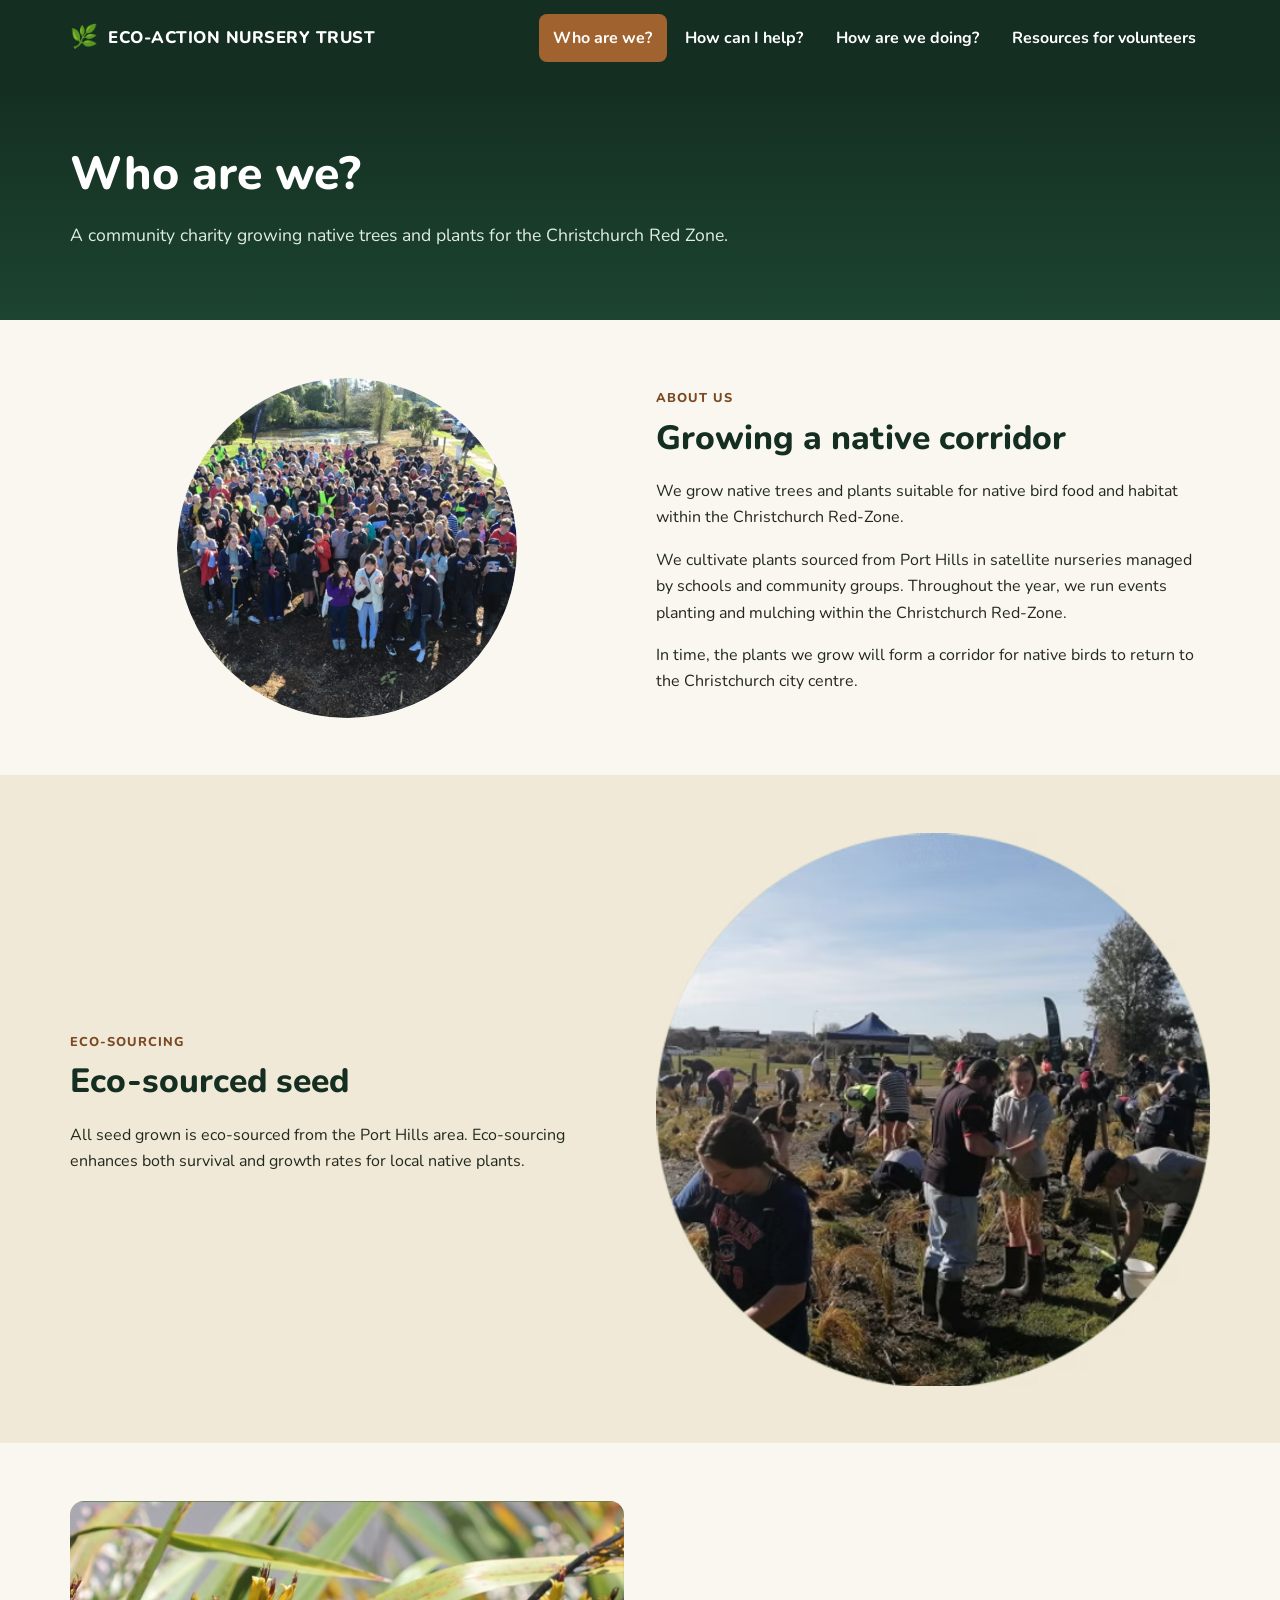
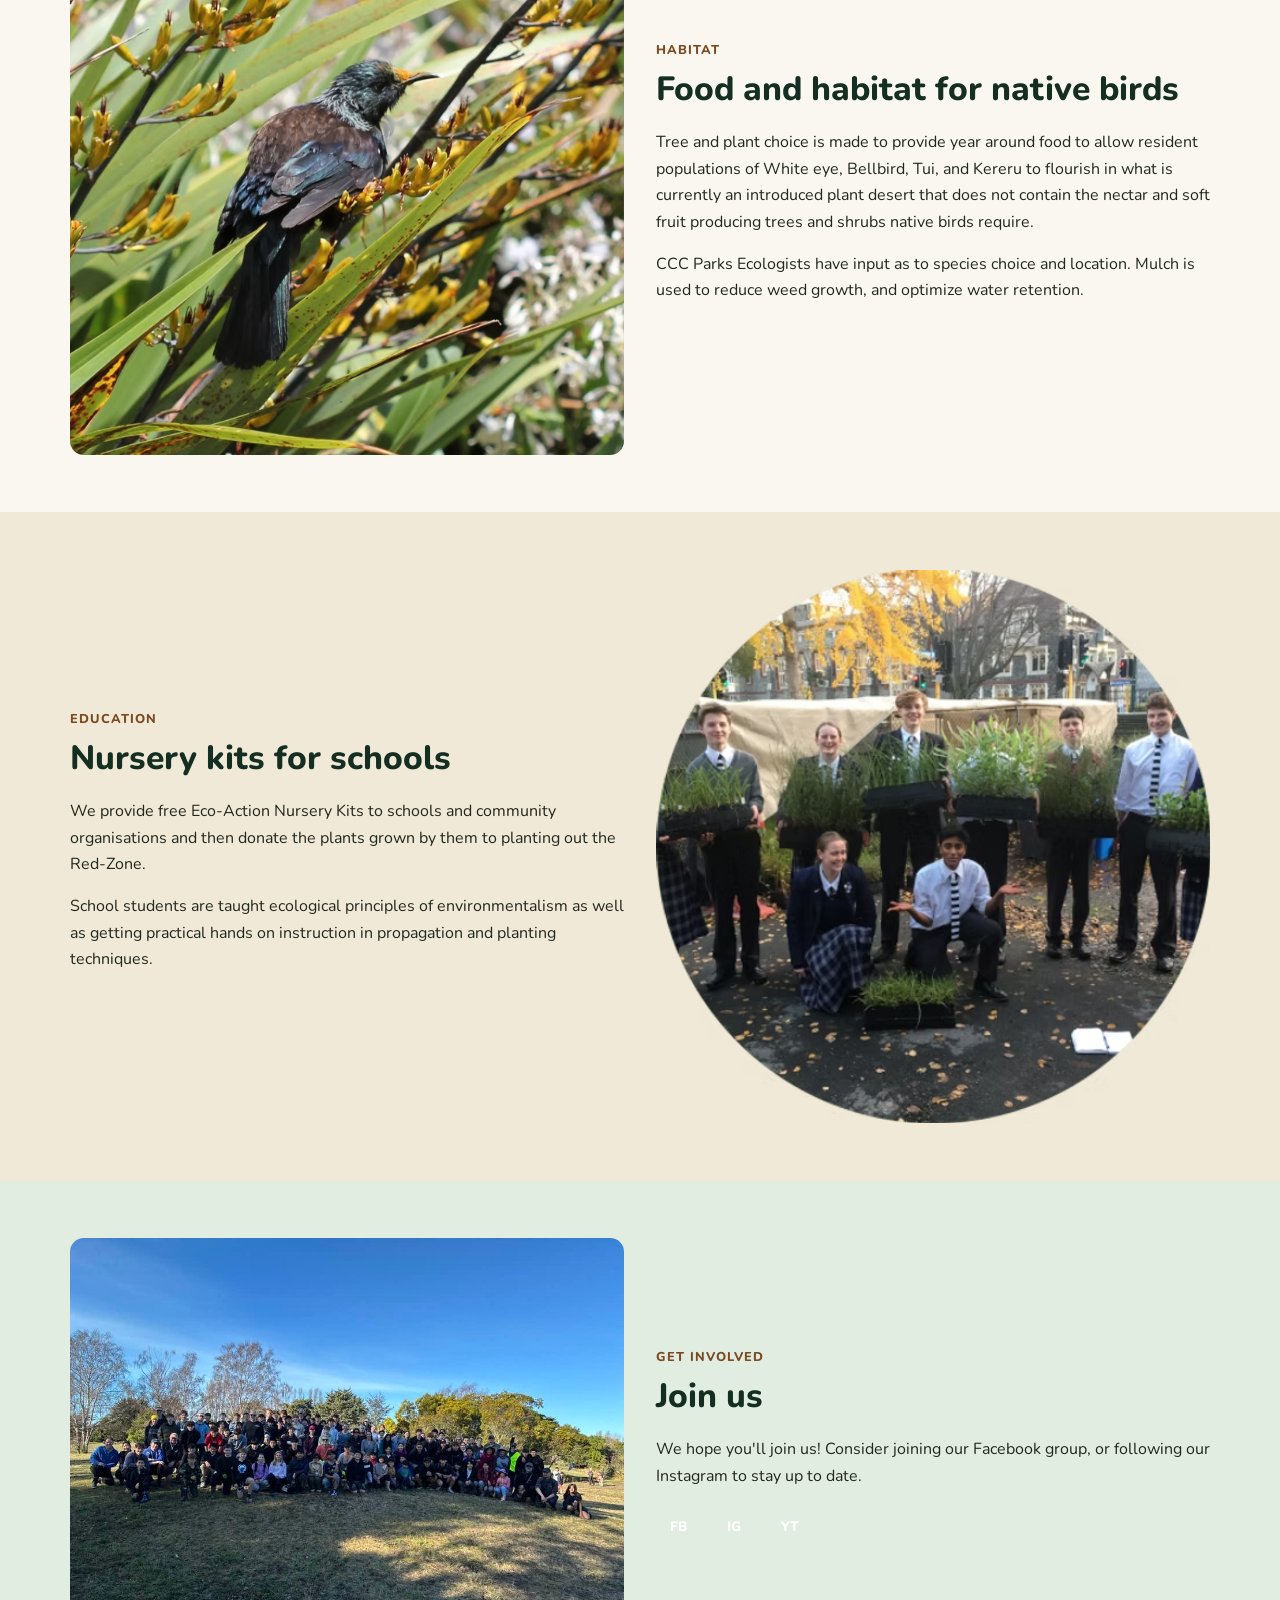
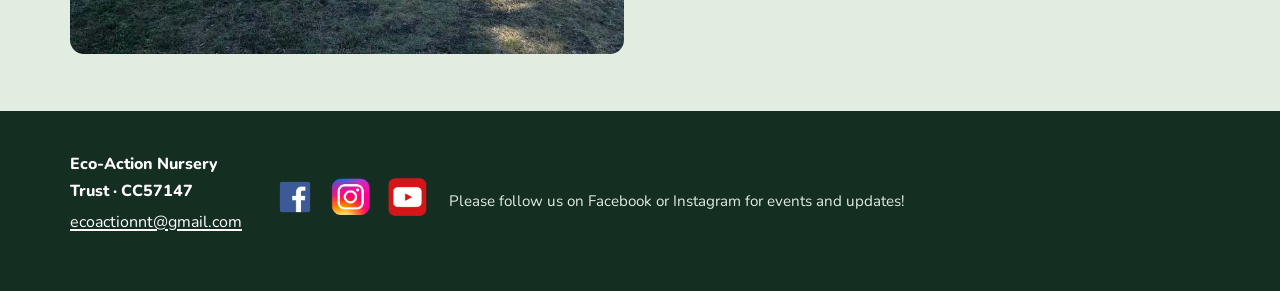
<file: index.html>
<!DOCTYPE html>
<html lang="en-NZ">
<head>
<meta charset="UTF-8">
<meta name="viewport" content="width=device-width, initial-scale=1.0">
<title>Who are we? | Eco-Action Nursery Trust</title>
<meta name="description" content="Eco-Action Nursery Trust grows native trees and plants for the Christchurch Red Zone, running community planting days and supplying free nursery kits to schools.">

<!-- Open Graph -->
<meta property="og:type" content="website">
<meta property="og:site_name" content="Eco-Action Nursery Trust">
<meta property="og:title" content="Who are we? | Eco-Action Nursery Trust">
<meta property="og:description" content="Eco-Action Nursery Trust grows native trees and plants for the Christchurch Red Zone, running community planting days and supplying free nursery kits to schools.">
<meta property="og:url" content="https://www.eco-action.co.nz/">
<meta property="og:image" content="https://placehold.co/1200x630/1c4430/ffffff?text=Eco-Action+Nursery+Trust">

<link rel="preconnect" href="https://fonts.googleapis.com">
<link rel="preconnect" href="https://fonts.gstatic.com" crossorigin>
<link href="https://fonts.googleapis.com/css2?family=Nunito:wght@400;600;700;800&display=swap" rel="stylesheet">
<link rel="stylesheet" href="styles.css">

<script type="application/ld+json">
{
  "@context": "https://schema.org",
  "@type": "NGO",
  "name": "Eco-Action Nursery Trust",
  "url": "https://www.eco-action.co.nz/",
  "email": "ecoactionnt@gmail.com",
  "description": "We grow native trees and plants suitable for native bird food and habitat within the Christchurch Red-Zone.",
  "areaServed": "Christchurch, New Zealand",
  "sameAs": [
    "https://www.facebook.com/groups/ecoactionnurserytrust",
    "https://www.instagram.com/ecoactionnursery/",
    "https://www.youtube.com/channel/UCdKdJW4SnoA7VFW8cJIzCBg"
  ]
}
</script>
</head>
<body>

<a class="skip-link" href="#main">Skip to content</a>

<header class="site-header">
  <div class="wrap site-header__inner">
    <button class="nav-toggle" type="button" aria-expanded="false" aria-controls="primary-nav-list">
        <span class="nav-toggle__icon" aria-hidden="true"></span>
        <span>Menu</span>
    </button>
    <a class="site-brand" href="index.html">
      <span class="site-brand__mark" aria-hidden="true">🌿</span>
      ECO-ACTION NURSERY TRUST
    </a>
    <nav class="site-nav" aria-label="Primary">
      <ul class="nav-list" id="primary-nav-list">
        <li><a href="index.html" aria-current="page">Who are we?</a></li>
        <li><a href="how-can-i-help.html">How can I help?</a></li>
        <li><a href="how-are-we-doing.html">How are we doing?</a></li>
        <li><a href="resources.html">Resources for volunteers</a></li>
      </ul>
    </nav>
  </div>
</header>

<main id="main">

  <div class="page-hero">
    <div class="wrap">
      <h1>Who are we?</h1>
      <p>A community charity growing native trees and plants for the Christchurch Red Zone.</p>
    </div>
  </div>

  <section class="section">
    <div class="wrap content-block content-block--circle">
      <figure class="content-block__figure">
        <!-- Photo: circular photo — nursery / plants -->
        <img src="./images/hero-page1.avif" alt="Native plants growing at an Eco-Action nursery">
      </figure>
      <div class="content-block__body">
        <span class="section-eyebrow">About us</span>
        <h2>Growing a native corridor</h2>
        <p>We grow native trees and plants suitable for native bird food and habitat within the Christchurch Red-Zone.</p>
        <p>We cultivate plants sourced from Port Hills in satellite nurseries managed by schools and community groups. Throughout the year, we run events planting and mulching within the Christchurch Red-Zone.</p>
        <p>In time, the plants we grow will form a corridor for native birds to return to the Christchurch city centre.</p>
      </div>
    </div>
  </section>

  <section class="section section--alt">
    <div class="wrap content-block content-block--reverse">
      <figure class="content-block__figure">
        <!-- Photo: seed collection / plants -->
        <img src="./images/hero-page3.avif" alt="Eco-sourced seed collected from the Port Hills">
      </figure>
      <div class="content-block__body">
        <span class="section-eyebrow">Eco-sourcing</span>
        <h2>Eco-sourced seed</h2>
        <p>All seed grown is eco-sourced from the Port Hills area. Eco-sourcing enhances both survival and growth rates for local native plants.</p>
      </div>
    </div>
  </section>

  <section class="section">
    <div class="wrap content-block">
      <figure class="content-block__figure">
        <!-- Photo: native bird, e.g. tui or kereru -->
        <img src="./images/hero-page2.avif" alt="A native bird such as tūī or kererū feeding among planted native shrubs">
      </figure>
      <div class="content-block__body">
        <span class="section-eyebrow">Habitat</span>
        <h2>Food and habitat for native birds</h2>
        <p>Tree and plant choice is made to provide year around food to allow resident populations of White eye, Bellbird, Tui, and Kereru to flourish in what is currently an introduced plant desert that does not contain the nectar and soft fruit producing trees and shrubs native birds require.</p>
        <p>CCC Parks Ecologists have input as to species choice and location. Mulch is used to reduce weed growth, and optimize water retention.</p>
      </div>
    </div>
  </section>

  <section class="section section--alt">
    <div class="wrap content-block content-block--reverse">
      <figure class="content-block__figure">
        <!-- Photo: school students at a satellite nursery -->
        <img src="./images/hero-page4.avif" alt="School students working at an Eco-Action satellite nursery">
      </figure>
      <div class="content-block__body">
        <span class="section-eyebrow">Education</span>
        <h2>Nursery kits for schools</h2>
        <p>We provide free Eco-Action Nursery Kits to schools and community organisations and then donate the plants grown by them to planting out the Red-Zone.</p>
        <p>School students are taught ecological principles of environmentalism as well as getting practical hands on instruction in propagation and planting techniques.</p>
      </div>
    </div>
  </section>

  <section class="section section--brand">
    <div class="wrap content-block">
      <figure class="content-block__figure">
        <!-- Photo: volunteers / community -->
        <img src="./images/hero-page5.jpg" alt="Eco-Action volunteers and community members together at a planting day">
      </figure>
      <div class="content-block__body">
        <span class="section-eyebrow">Get involved</span>
        <h2>Join us</h2>
        <p>We hope you'll join us! Consider joining our Facebook group, or following our Instagram to stay up to date.</p>
        <ul class="social-links social-links--on-light">
          <li>
            <a class="social-link" href="https://www.facebook.com/groups/ecoactionnurserytrust" aria-label="Eco-Action Nursery Trust on Facebook (opens in a new tab)" target="_blank" rel="noopener">FB</a>
          </li>
          <li>
            <a class="social-link" href="https://www.instagram.com/ecoactionnursery/" aria-label="Eco-Action Nursery Trust on Instagram (opens in a new tab)" target="_blank" rel="noopener">IG</a>
          </li>
          <li>
            <a class="social-link" href="https://www.youtube.com/channel/UCdKdJW4SnoA7VFW8cJIzCBg" aria-label="Eco-Action Nursery Trust on YouTube (opens in a new tab)" target="_blank" rel="noopener">YT</a>
          </li>
        </ul>
      </div>
    </div>
  </section>

</main>

<footer class="site-footer">
  <div class="wrap site-footer__inner">
    <div class="site-footer__org">
      <p class="site-footer__name">Eco-Action Nursery Trust &middot; CC57147</p>
      <p><a href="mailto:ecoactionnt@gmail.com">ecoactionnt@gmail.com</a></p>
    </div>
    <ul class="social-links" aria-label="Follow Eco-Action Nursery Trust on social media">
      <li>
        <a class="social-link" href="https://www.facebook.com/groups/ecoactionnurserytrust" aria-label="Eco-Action Nursery Trust on Facebook (opens in a new tab)" target="_blank" rel="noopener"><img src="./images/facebook-logo.png" alt="facebook logo"></a>
      </li>
      <li>
        <a class="social-link" href="https://www.instagram.com/ecoactionnursery/" aria-label="Eco-Action Nursery Trust on Instagram (opens in a new tab)" target="_blank" rel="noopener"><img src="./images/instagram-logo.png" alt="instagram-logo logo"></a>
      </li>
      <li>
        <a class="social-link" href="https://www.youtube.com/channel/UCdKdJW4SnoA7VFW8cJIzCBg" aria-label="Eco-Action Nursery Trust on YouTube (opens in a new tab)" target="_blank" rel="noopener"><img src="./images/youtube-logo.png" alt="youtube-logo"></a>
      </li>
    </ul>
    <p class="site-footer__note">Please follow us on Facebook or Instagram for events and updates!</p>
  </div>
</footer>

<script src="script.js"></script>
</body>
</html>
</file>
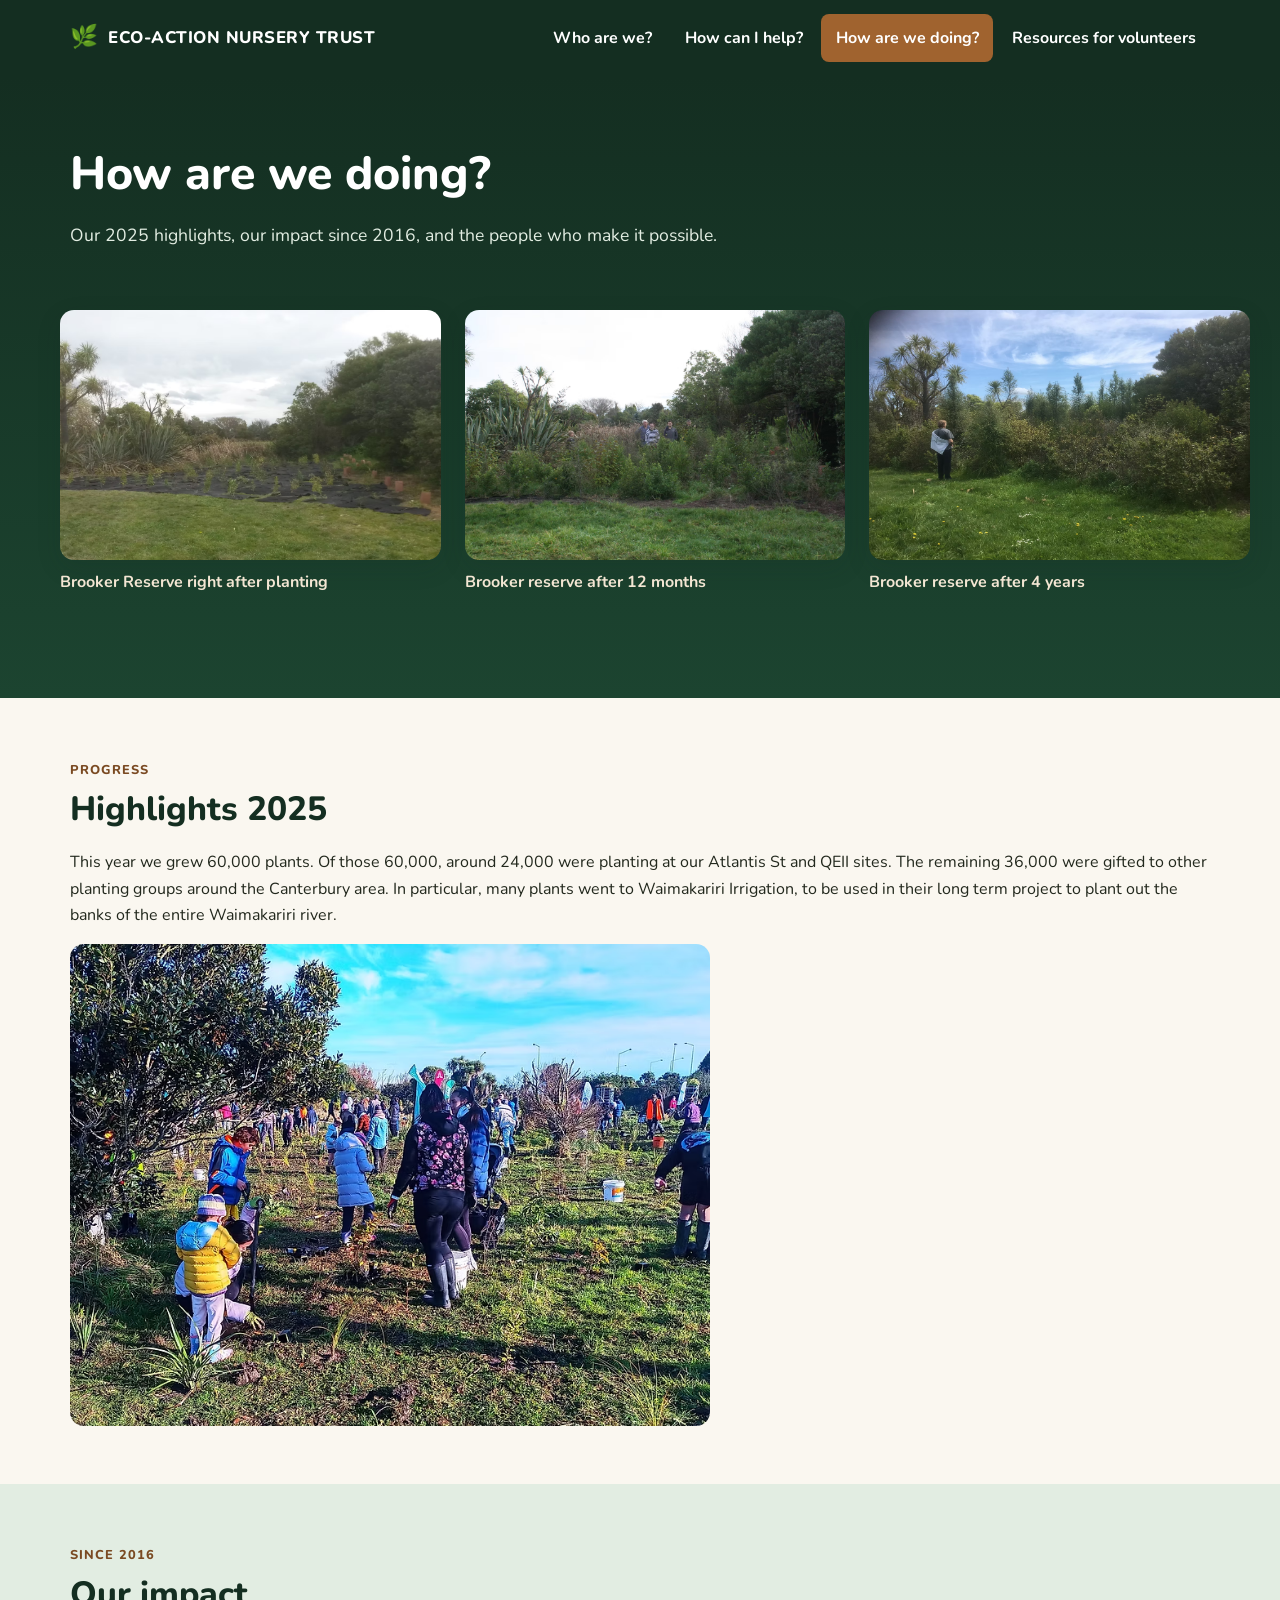
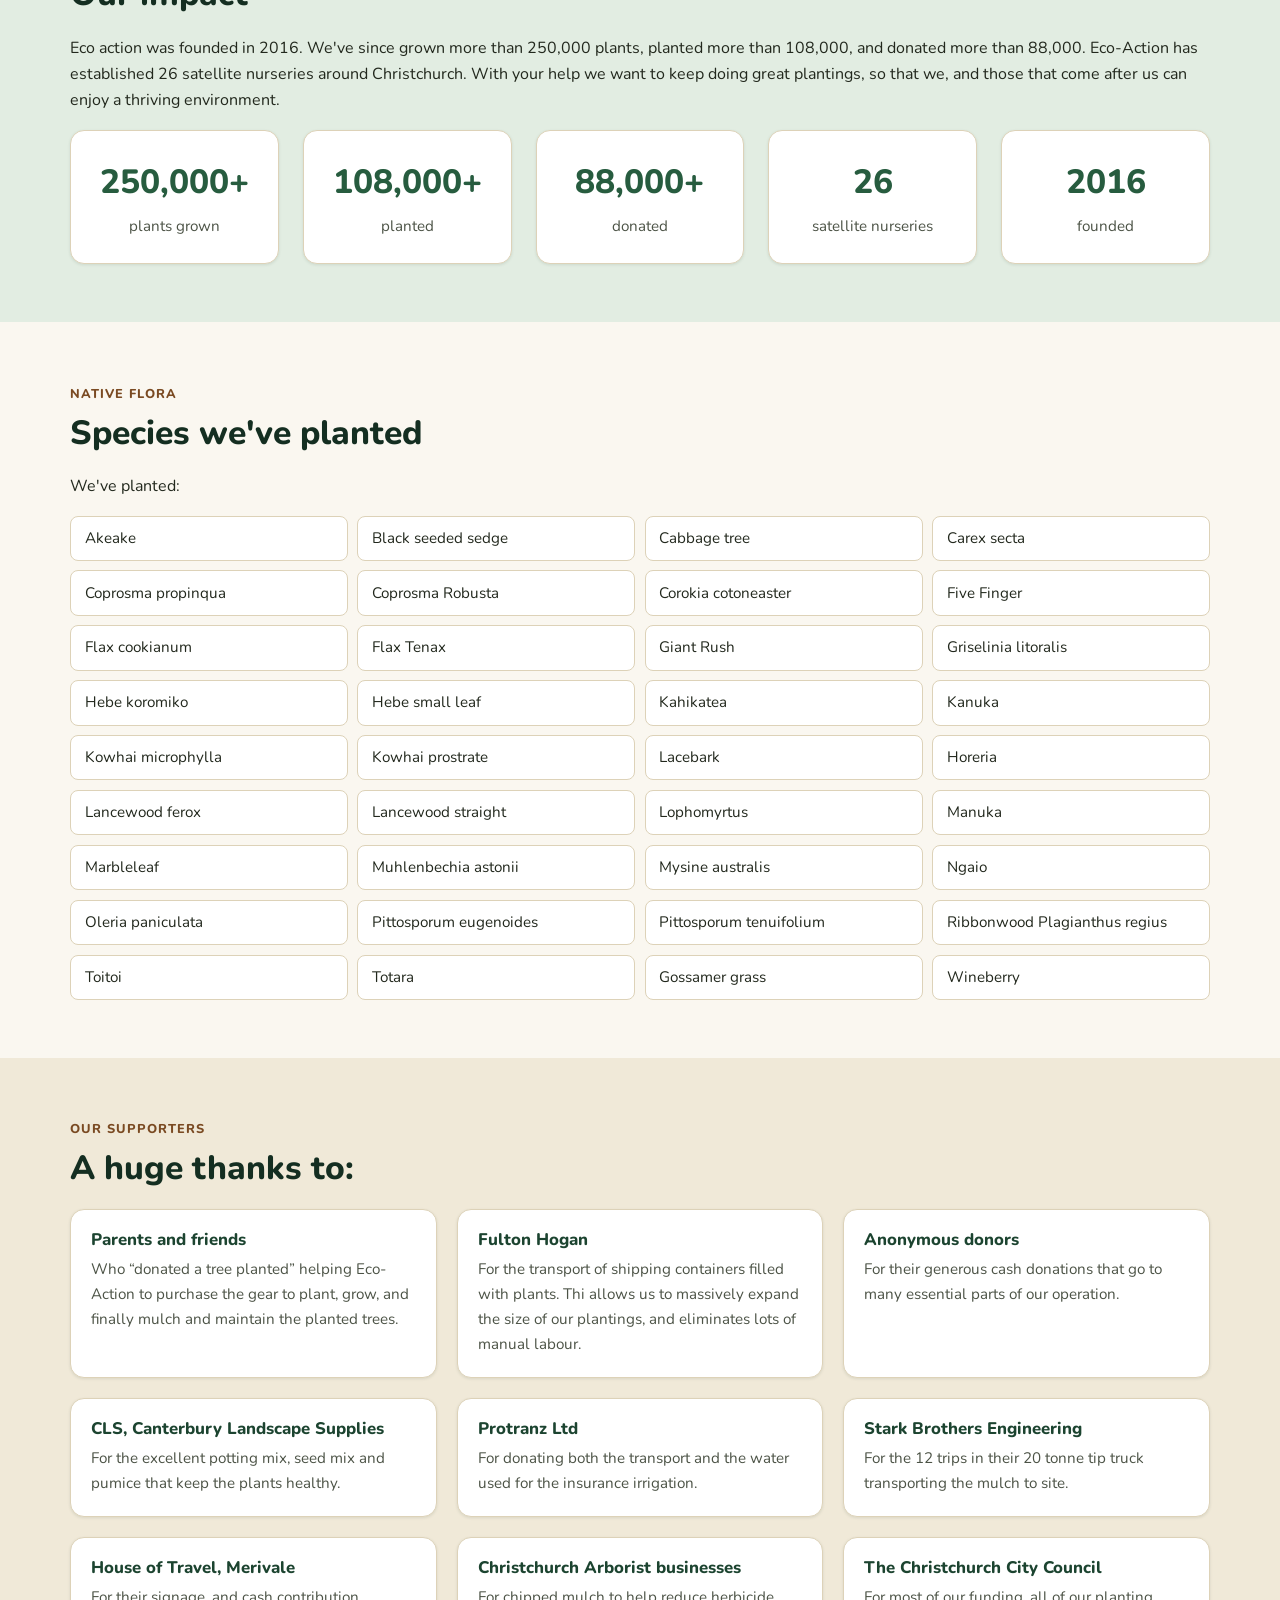
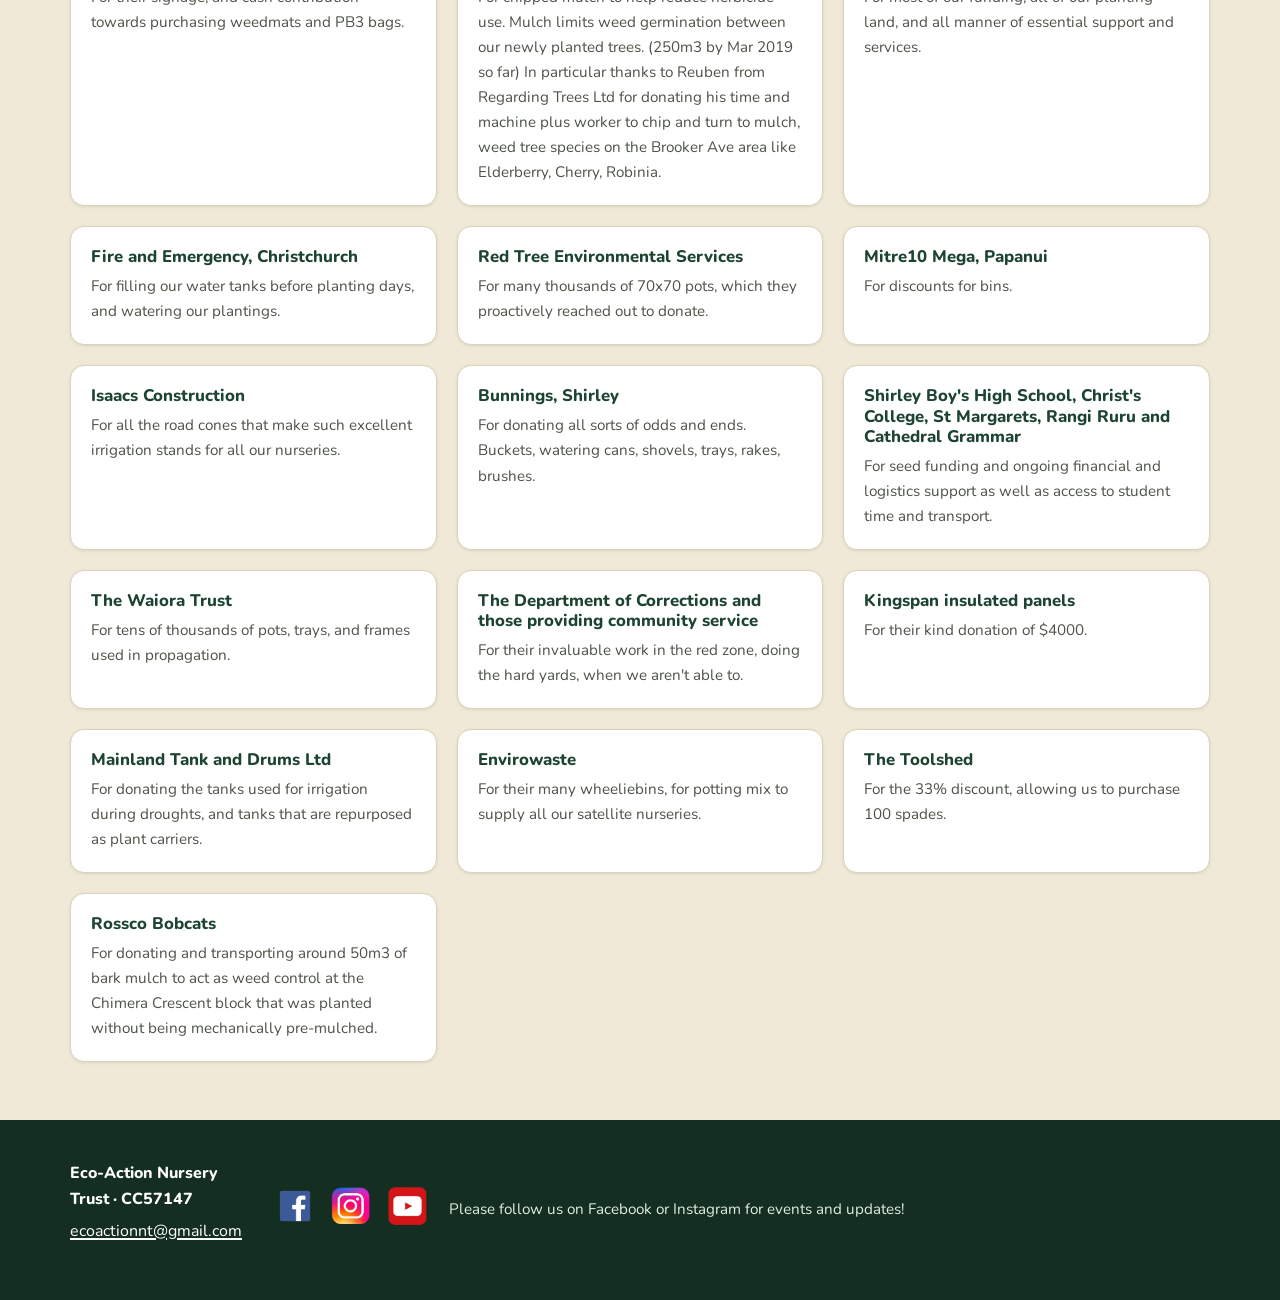
<file: how-are-we-doing.html>
<!DOCTYPE html>
<html lang="en-NZ">
<head>
<meta charset="UTF-8">
<meta name="viewport" content="width=device-width, initial-scale=1.0">
<title>How are we doing? | Eco-Action Nursery Trust</title>
<meta name="description" content="See Eco-Action Nursery Trust's 2025 highlights, our impact since 2016, the native species we've planted, and the supporters who make our work possible.">

<!-- Open Graph -->
<meta property="og:type" content="website">
<meta property="og:site_name" content="Eco-Action Nursery Trust">
<meta property="og:title" content="How are we doing? | Eco-Action Nursery Trust">
<meta property="og:description" content="See Eco-Action Nursery Trust's 2025 highlights, our impact since 2016, the native species we've planted, and the supporters who make our work possible.">
<meta property="og:url" content="https://www.eco-action.co.nz/how-are-we-doing.html">
<meta property="og:image" content="https://placehold.co/1200x630/1c4430/ffffff?text=How+are+we+doing%3F">

<link rel="preconnect" href="https://fonts.googleapis.com">
<link rel="preconnect" href="https://fonts.gstatic.com" crossorigin>
<link href="https://fonts.googleapis.com/css2?family=Nunito:wght@400;600;700;800&display=swap" rel="stylesheet">
<link rel="stylesheet" href="styles.css">
</head>
<body>

<a class="skip-link" href="#main">Skip to content</a>

<header class="site-header">
  <div class="wrap site-header__inner">
    <button class="nav-toggle" type="button" aria-expanded="false" aria-controls="primary-nav-list">
        <span class="nav-toggle__icon" aria-hidden="true"></span>
        <span>Menu</span>
    </button>
    <a class="site-brand" href="index.html">
      <span class="site-brand__mark" aria-hidden="true">🌿</span>
      ECO-ACTION NURSERY TRUST
    </a>
    <nav class="site-nav" aria-label="Primary">
      <ul class="nav-list" id="primary-nav-list">
        <li><a href="index.html">Who are we?</a></li>
        <li><a href="how-can-i-help.html">How can I help?</a></li>
        <li><a href="how-are-we-doing.html" aria-current="page">How are we doing?</a></li>
        <li><a href="resources.html">Resources for volunteers</a></li>
      </ul>
    </nav>
  </div>
</header>

<main id="main">

  <div class="page-hero">
    <div class="wrap">
      <h1>How are we doing?</h1>
      <p>Our 2025 highlights, our impact since 2016, and the people who make it possible.</p>
    </div>
    <div class="before-after" style="margin-bottom:2rem;">
        <figure>
          <!-- Photo: Brooker Reserve right after planting -->
          <img src="./images/brooker-reserve-after.png" alt="Brooker Reserve at the time of planting">
          <figcaption>Brooker Reserve right after planting</figcaption>
        </figure>
        <figure>
          <!-- Photo: Brooker Reserve after 12 months -->
          <img src="./images/brooker-reserve-12months.png" alt="Brooker Reserve twelve months after planting, showing plant growth">
          <figcaption>Brooker reserve after 12 months</figcaption>
        </figure>
        <figure>
          <!-- Photo: Brooker Reserve after 4 years -->
          <img src="./images/brooker-reserve-4years.png" alt="Brooker Reserve four years after planting, showing plant growth">
          <figcaption>Brooker reserve after 4 years</figcaption>
        </figure>
      </div>
  </div>

  <section class="section" aria-labelledby="highlights-heading">
    <div class="wrap">
      <span class="section-eyebrow">Progress</span>
      <h2 id="highlights-heading">Highlights 2025</h2>

      <p>This year we grew 60,000 plants. Of those 60,000, around 24,000 were planting at our Atlantis St and QEII sites. The remaining 36,000 were gifted to other planting groups around the Canterbury area. In particular, many plants went to Waimakariri Irrigation, to be used in their long term project to plant out the banks of the entire Waimakariri river.</p>

      <figure class="content-block__figure" style="max-width:640px;">
        <!-- Photo: 2025 planting day -->
        <img src="./images/2025-planting-day.avif" alt="Volunteers at a 2025 Eco-Action planting day">
      </figure>
    </div>
  </section>

  <section class="section section--brand" aria-labelledby="impact-heading">
    <div class="wrap">
      <span class="section-eyebrow">Since 2016</span>
      <h2 id="impact-heading">Our impact</h2>
      <p>Eco action was founded in 2016. We've since grown more than 250,000 plants, planted more than 108,000, and donated more than 88,000. Eco-Action has established 26 satellite nurseries around Christchurch. With your help we want to keep doing great plantings, so that we, and those that come after us can enjoy a thriving environment.</p>

      <ul class="stats-band">
        <li class="stats-band__item">
          <span class="stats-band__number">250,000+</span>
          <span class="stats-band__label">plants grown</span>
        </li>
        <li class="stats-band__item">
          <span class="stats-band__number">108,000+</span>
          <span class="stats-band__label">planted</span>
        </li>
        <li class="stats-band__item">
          <span class="stats-band__number">88,000+</span>
          <span class="stats-band__label">donated</span>
        </li>
        <li class="stats-band__item">
          <span class="stats-band__number">26</span>
          <span class="stats-band__label">satellite nurseries</span>
        </li>
        <li class="stats-band__item">
          <span class="stats-band__number">2016</span>
          <span class="stats-band__label">founded</span>
        </li>
      </ul>
    </div>
  </section>

  <section class="section" aria-labelledby="species-heading">
    <div class="wrap">
      <span class="section-eyebrow">Native flora</span>
      <h2 id="species-heading">Species we've planted</h2>
      <p>We've planted:</p>
      <ul class="species-grid">
        <li>Akeake</li>
        <li>Black seeded sedge</li>
        <li>Cabbage tree</li>
        <li>Carex secta</li>
        <li>Coprosma propinqua</li>
        <li>Coprosma Robusta</li>
        <li>Corokia cotoneaster</li>
        <li>Five Finger</li>
        <li>Flax cookianum</li>
        <li>Flax Tenax</li>
        <li>Giant Rush</li>
        <li>Griselinia litoralis</li>
        <li>Hebe koromiko</li>
        <li>Hebe small leaf</li>
        <li>Kahikatea</li>
        <li>Kanuka</li>
        <li>Kowhai microphylla</li>
        <li>Kowhai prostrate</li>
        <li>Lacebark</li>
        <li>Horeria</li>
        <li>Lancewood ferox</li>
        <li>Lancewood straight</li>
        <li>Lophomyrtus</li>
        <li>Manuka</li>
        <li>Marbleleaf</li>
        <li>Muhlenbechia astonii</li>
        <li>Mysine australis</li>
        <li>Ngaio</li>
        <li>Oleria paniculata</li>
        <li>Pittosporum eugenoides</li>
        <li>Pittosporum tenuifolium</li>
        <li>Ribbonwood Plagianthus regius</li>
        <li>Toitoi</li>
        <li>Totara</li>
        <li>Gossamer grass</li>
        <li>Wineberry</li>
      </ul>
    </div>
  </section>

  <section class="section section--alt" aria-labelledby="thanks-heading">
    <div class="wrap">
      <span class="section-eyebrow">Our supporters</span>
      <h2 id="thanks-heading">A huge thanks to:</h2>
      <ul class="supporters-grid">
        <li class="supporter-card">
          <h3>Parents and friends</h3>
          <p>Who &ldquo;donated a tree planted&rdquo; helping Eco-Action to purchase the gear to plant, grow, and finally mulch and maintain the planted trees.</p>
        </li>
        <li class="supporter-card">
          <h3>Fulton Hogan</h3>
          <p>For the transport of shipping containers filled with plants. Thi allows us to massively expand the size of our plantings, and eliminates lots of manual labour.</p>
        </li>
        <li class="supporter-card">
          <h3>Anonymous donors</h3>
          <p>For their generous cash donations that go to many essential parts of our operation.</p>
        </li>
        <li class="supporter-card">
          <h3>CLS, Canterbury Landscape Supplies</h3>
          <p>For the excellent potting mix, seed mix and pumice that keep the plants healthy.</p>
        </li>
        <li class="supporter-card">
          <h3>Protranz Ltd</h3>
          <p>For donating both the transport and the water used for the insurance irrigation.</p>
        </li>
        <li class="supporter-card">
          <h3>Stark Brothers Engineering</h3>
          <p>For the 12 trips in their 20 tonne tip truck transporting the mulch to site.</p>
        </li>
        <li class="supporter-card">
          <h3>House of Travel, Merivale</h3>
          <p>For their signage, and cash contribution towards purchasing weedmats and PB3 bags.</p>
        </li>
        <li class="supporter-card">
          <h3>Christchurch Arborist businesses</h3>
          <p>For chipped mulch to help reduce herbicide use. Mulch limits weed germination between our newly planted trees. (250m3 by Mar 2019 so far) In particular thanks to Reuben from Regarding Trees Ltd for donating his time and machine plus worker to chip and turn to mulch, weed tree species on the Brooker Ave area like Elderberry, Cherry, Robinia.</p>
        </li>
        <li class="supporter-card">
          <h3>The Christchurch City Council</h3>
          <p>For most of our funding, all of our planting land, and all manner of essential support and services.</p>
        </li>
        <li class="supporter-card">
          <h3>Fire and Emergency, Christchurch</h3>
          <p>For filling our water tanks before planting days, and watering our plantings.</p>
        </li>
        <li class="supporter-card">
          <h3>Red Tree Environmental Services</h3>
          <p>For many thousands of 70x70 pots, which they proactively reached out to donate.</p>
        </li>
        <li class="supporter-card">
          <h3>Mitre10 Mega, Papanui</h3>
          <p>For discounts for bins.</p>
        </li>
        <li class="supporter-card">
          <h3>Isaacs Construction</h3>
          <p>For all the road cones that make such excellent irrigation stands for all our nurseries.</p>
        </li>
        <li class="supporter-card">
          <h3>Bunnings, Shirley</h3>
          <p>For donating all sorts of odds and ends. Buckets, watering cans, shovels, trays, rakes, brushes.</p>
        </li>
        <li class="supporter-card">
          <h3>Shirley Boy's High School, Christ's College, St Margarets, Rangi Ruru and Cathedral Grammar</h3>
          <p>For seed funding and ongoing financial and logistics support as well as access to student time and transport.</p>
        </li>
        <li class="supporter-card">
          <h3>The Waiora Trust</h3>
          <p>For tens of thousands of pots, trays, and frames used in propagation.</p>
        </li>
        <li class="supporter-card">
          <h3>The Department of Corrections and those providing community service</h3>
          <p>For their invaluable work in the red zone, doing the hard yards, when we aren't able to.</p>
        </li>
        <li class="supporter-card">
          <h3>Kingspan insulated panels</h3>
          <p>For their kind donation of $4000.</p>
        </li>
        <li class="supporter-card">
          <h3>Mainland Tank and Drums Ltd</h3>
          <p>For donating the tanks used for irrigation during droughts, and tanks that are repurposed as plant carriers.</p>
        </li>
        <li class="supporter-card">
          <h3>Envirowaste</h3>
          <p>For their many wheeliebins, for potting mix to supply all our satellite nurseries.</p>
        </li>
        <li class="supporter-card">
          <h3>The Toolshed</h3>
          <p>For the 33% discount, allowing us to purchase 100 spades.</p>
        </li>
        <li class="supporter-card">
          <h3>Rossco Bobcats</h3>
          <p>For donating and transporting around 50m3 of bark mulch to act as weed control at the Chimera Crescent block that was planted without being mechanically pre-mulched.</p>
        </li>
      </ul>
    </div>
  </section>

</main>

<footer class="site-footer">
  <div class="wrap site-footer__inner">
    <div class="site-footer__org">
      <p class="site-footer__name">Eco-Action Nursery Trust &middot; CC57147</p>
      <p><a href="mailto:ecoactionnt@gmail.com">ecoactionnt@gmail.com</a></p>
    </div>
    <ul class="social-links" aria-label="Follow Eco-Action Nursery Trust on social media">
      <li>
        <a class="social-link" href="https://www.facebook.com/groups/ecoactionnurserytrust" aria-label="Eco-Action Nursery Trust on Facebook (opens in a new tab)" target="_blank" rel="noopener"><img src="./images/facebook-logo.png" alt="facebook logo"></a>
      </li>
      <li>
        <a class="social-link" href="https://www.instagram.com/ecoactionnursery/" aria-label="Eco-Action Nursery Trust on Instagram (opens in a new tab)" target="_blank" rel="noopener"><img src="./images/instagram-logo.png" alt="instagram-logo logo"></a>
      </li>
      <li>
        <a class="social-link" href="https://www.youtube.com/channel/UCdKdJW4SnoA7VFW8cJIzCBg" aria-label="Eco-Action Nursery Trust on YouTube (opens in a new tab)" target="_blank" rel="noopener"><img src="./images/youtube-logo.png" alt="youtube-logo"></a>
      </li>
    </ul>
    <p class="site-footer__note">Please follow us on Facebook or Instagram for events and updates!</p>
  </div>
</footer>

<script src="script.js"></script>
</body>
</html>
</file>
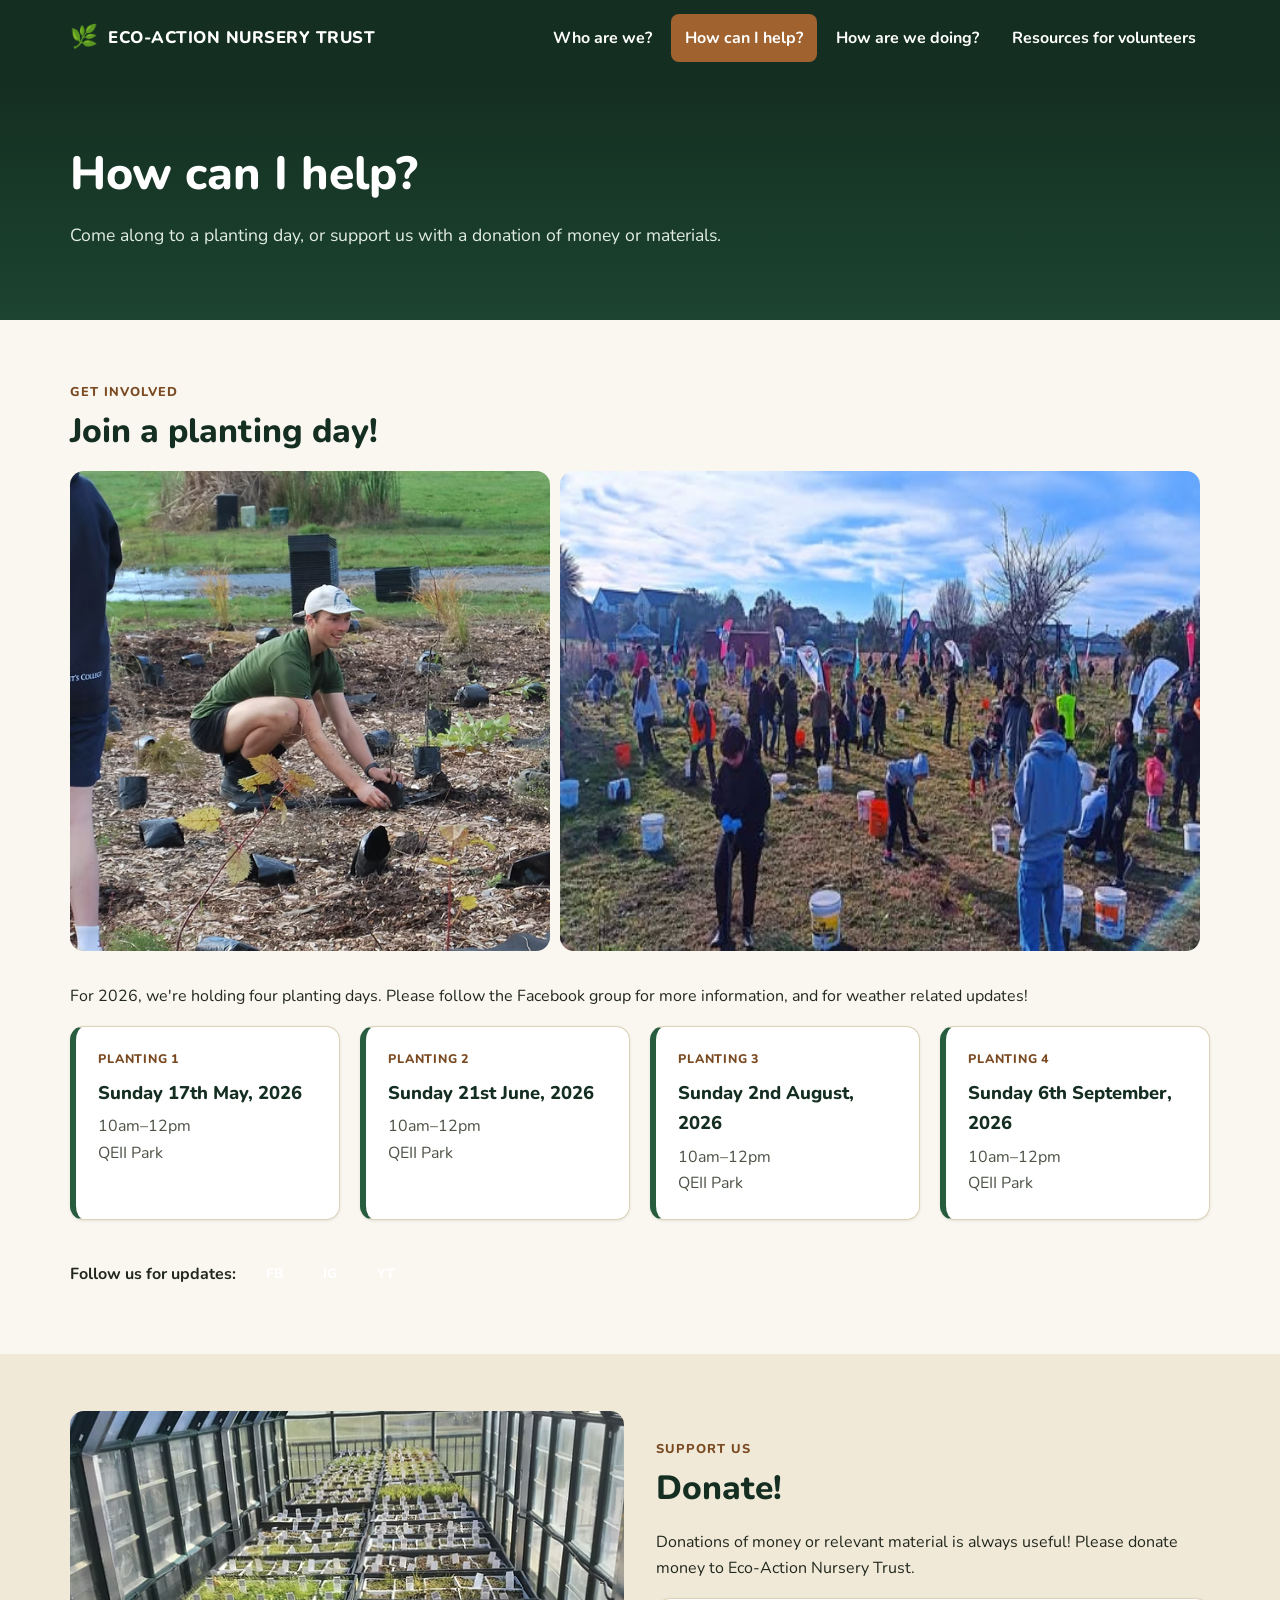
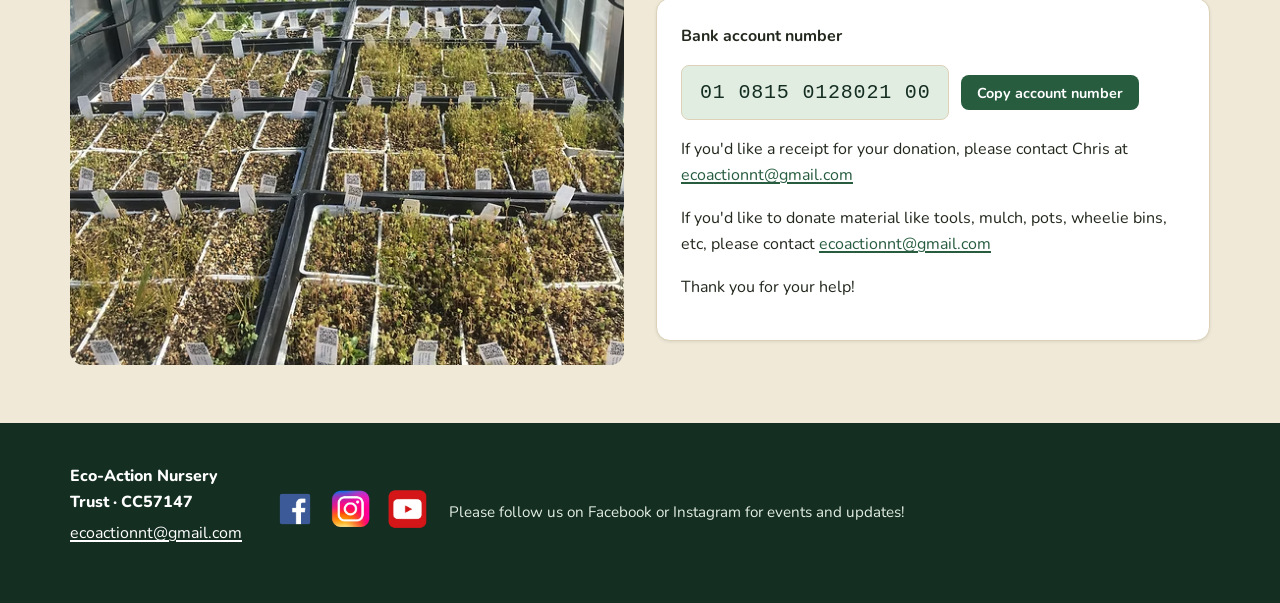
<file: how-can-i-help.html>
<!DOCTYPE html>
<html lang="en-NZ">
<head>
<meta charset="UTF-8">
<meta name="viewport" content="width=device-width, initial-scale=1.0">
<title>How can I help? | Eco-Action Nursery Trust</title>
<meta name="description" content="Join an Eco-Action Nursery Trust planting day at QEII Park or donate money or materials to support native planting in the Christchurch Red Zone.">

<!-- Open Graph -->
<meta property="og:type" content="website">
<meta property="og:site_name" content="Eco-Action Nursery Trust">
<meta property="og:title" content="How can I help? | Eco-Action Nursery Trust">
<meta property="og:description" content="Join an Eco-Action Nursery Trust planting day at QEII Park or donate money or materials to support native planting in the Christchurch Red Zone.">
<meta property="og:url" content="https://www.eco-action.co.nz/how-can-i-help.html">
<meta property="og:image" content="https://placehold.co/1200x630/1c4430/ffffff?text=How+can+I+help%3F">

<link rel="preconnect" href="https://fonts.googleapis.com">
<link rel="preconnect" href="https://fonts.gstatic.com" crossorigin>
<link href="https://fonts.googleapis.com/css2?family=Nunito:wght@400;600;700;800&display=swap" rel="stylesheet">
<link rel="stylesheet" href="styles.css">

<!--
  Event structured data for the four 2026 planting days.
  Keep this JSON-LD in sync with the .event-list cards below
  (search "PLANTING DAYS DATA" in this file to edit both).
-->
<script type="application/ld+json">
[
  {
    "@context": "https://schema.org",
    "@type": "Event",
    "name": "Eco-Action Planting Day 1",
    "startDate": "2026-05-17T10:00:00+12:00",
    "endDate": "2026-05-17T12:00:00+12:00",
    "eventAttendanceMode": "https://schema.org/OfflineEventAttendanceMode",
    "eventStatus": "https://schema.org/EventScheduled",
    "location": {
      "@type": "Place",
      "name": "QEII Park",
      "address": { "@type": "PostalAddress", "addressLocality": "Christchurch", "addressCountry": "NZ" }
    },
    "organizer": { "@type": "NGO", "name": "Eco-Action Nursery Trust", "url": "https://www.eco-action.co.nz/" }
  },
  {
    "@context": "https://schema.org",
    "@type": "Event",
    "name": "Eco-Action Planting Day 2",
    "startDate": "2026-06-21T10:00:00+12:00",
    "endDate": "2026-06-21T12:00:00+12:00",
    "eventAttendanceMode": "https://schema.org/OfflineEventAttendanceMode",
    "eventStatus": "https://schema.org/EventScheduled",
    "location": {
      "@type": "Place",
      "name": "QEII Park",
      "address": { "@type": "PostalAddress", "addressLocality": "Christchurch", "addressCountry": "NZ" }
    },
    "organizer": { "@type": "NGO", "name": "Eco-Action Nursery Trust", "url": "https://www.eco-action.co.nz/" }
  },
  {
    "@context": "https://schema.org",
    "@type": "Event",
    "name": "Eco-Action Planting Day 3",
    "startDate": "2026-08-02T10:00:00+12:00",
    "endDate": "2026-08-02T12:00:00+12:00",
    "eventAttendanceMode": "https://schema.org/OfflineEventAttendanceMode",
    "eventStatus": "https://schema.org/EventScheduled",
    "location": {
      "@type": "Place",
      "name": "QEII Park",
      "address": { "@type": "PostalAddress", "addressLocality": "Christchurch", "addressCountry": "NZ" }
    },
    "organizer": { "@type": "NGO", "name": "Eco-Action Nursery Trust", "url": "https://www.eco-action.co.nz/" }
  },
  {
    "@context": "https://schema.org",
    "@type": "Event",
    "name": "Eco-Action Planting Day 4",
    "startDate": "2026-09-06T10:00:00+12:00",
    "endDate": "2026-09-06T12:00:00+12:00",
    "eventAttendanceMode": "https://schema.org/OfflineEventAttendanceMode",
    "eventStatus": "https://schema.org/EventScheduled",
    "location": {
      "@type": "Place",
      "name": "QEII Park",
      "address": { "@type": "PostalAddress", "addressLocality": "Christchurch", "addressCountry": "NZ" }
    },
    "organizer": { "@type": "NGO", "name": "Eco-Action Nursery Trust", "url": "https://www.eco-action.co.nz/" }
  }
]
</script>
</head>
<body>

<a class="skip-link" href="#main">Skip to content</a>

<header class="site-header">
  <div class="wrap site-header__inner">
    <button class="nav-toggle" type="button" aria-expanded="false" aria-controls="primary-nav-list">
        <span class="nav-toggle__icon" aria-hidden="true"></span>
        <span>Menu</span>
    </button>
    <a class="site-brand" href="index.html">
      <span class="site-brand__mark" aria-hidden="true">🌿</span>
      ECO-ACTION NURSERY TRUST
    </a>
    <nav class="site-nav" aria-label="Primary">
      <ul class="nav-list" id="primary-nav-list">
        <li><a href="index.html">Who are we?</a></li>
        <li><a href="how-can-i-help.html" aria-current="page">How can I help?</a></li>
        <li><a href="how-are-we-doing.html">How are we doing?</a></li>
        <li><a href="resources.html">Resources for volunteers</a></li>
      </ul>
    </nav>
  </div>
</header>

<main id="main">

  <div class="page-hero">
    <div class="wrap">
      <h1>How can I help?</h1>
      <p>Come along to a planting day, or support us with a donation of money or materials.</p>
    </div>
  </div>

  <section class="section" aria-labelledby="planting-heading">
    <div class="wrap">
      <span class="section-eyebrow">Get involved</span>
      <h2 id="planting-heading">Join a planting day!</h2>

      <figure id="volunteer-images" class="content-block__figure" style="margin-bottom:2rem; max-width:640px;">
        <!-- Photo: planting day volunteers -->
        <img src="./images/volunteer-img1.avif" alt="Volunteers at an Eco-Action planting day at QEII Park">
        <img src="./images/volunteer-img2.jpg" alt="Volunteers at a tree planting event">
      </figure>

      <p>For 2026, we're holding four planting days. Please follow the Facebook group for more information, and for weather related updates!</p>

      <!-- PLANTING DAYS DATA — edit dates/times/locations here. Keep the JSON-LD block in <head> in sync. -->
      <ul class="event-list">
        <li class="event-card">
          <span class="event-card__label">Planting 1</span>
          <p class="event-card__date">Sunday 17th May, 2026</p>
          <p class="event-card__meta">10am&ndash;12pm<br>QEII Park</p>
        </li>
        <li class="event-card">
          <span class="event-card__label">Planting 2</span>
          <p class="event-card__date">Sunday 21st June, 2026</p>
          <p class="event-card__meta">10am&ndash;12pm<br>QEII Park</p>
        </li>
        <li class="event-card">
          <span class="event-card__label">Planting 3</span>
          <p class="event-card__date">Sunday 2nd August, 2026</p>
          <p class="event-card__meta">10am&ndash;12pm<br>QEII Park</p>
        </li>
        <li class="event-card">
          <span class="event-card__label">Planting 4</span>
          <p class="event-card__date">Sunday 6th September, 2026</p>
          <p class="event-card__meta">10am&ndash;12pm<br>QEII Park</p>
        </li>
      </ul>
      <!-- END PLANTING DAYS DATA -->

      <div class="cluster" style="margin-top:2rem;">
        <p class="mt-0" style="margin:0; font-weight:700;">Follow us for updates:</p>
        <ul class="social-links social-links--on-light">
          <li>
            <a class="social-link" href="https://www.facebook.com/groups/ecoactionnurserytrust" aria-label="Eco-Action Nursery Trust on Facebook (opens in a new tab)" target="_blank" rel="noopener">FB</a>
          </li>
          <li>
            <a class="social-link" href="https://www.instagram.com/ecoactionnursery/" aria-label="Eco-Action Nursery Trust on Instagram (opens in a new tab)" target="_blank" rel="noopener">IG</a>
          </li>
          <li>
            <a class="social-link" href="https://www.youtube.com/channel/UCdKdJW4SnoA7VFW8cJIzCBg" aria-label="Eco-Action Nursery Trust on YouTube (opens in a new tab)" target="_blank" rel="noopener">YT</a>
          </li>
        </ul>
      </div>
    </div>
  </section>

  <section class="section section--alt" aria-labelledby="donate-heading">
    <div class="wrap">
      <div class="content-block">
        <figure class="content-block__figure">
          <!-- Photo: donated materials or nursery -->
          <img src="./images/donate-img.avif" alt="Plants and trees ready to be planted">
        </figure>
        <div class="content-block__body">
          <span class="section-eyebrow">Support us</span>
          <h2 id="donate-heading">Donate!</h2>
          <p>Donations of money or relevant material is always useful! Please donate money to Eco-Action Nursery Trust.</p>

          <div class="donate-box">
            <p class="mt-0" style="margin:0; font-weight:700;">Bank account number</p>
            <div class="account-number">
              <span class="account-number__value" id="bank-account-number">01 0815 0128021 00</span>
              <button type="button" class="copy-btn" data-copy-target="bank-account-number">Copy account number</button>
            </div>
            <p>If you'd like a receipt for your donation, please contact Chris at <a href="mailto:ecoactionnt@gmail.com">ecoactionnt@gmail.com</a></p>
            <p>If you'd like to donate material like tools, mulch, pots, wheelie bins, etc, please contact <a href="mailto:ecoactionnt@gmail.com">ecoactionnt@gmail.com</a></p>
            <p class="mt-0">Thank you for your help!</p>
          </div>
        </div>
      </div>
    </div>
  </section>

</main>

<footer class="site-footer">
  <div class="wrap site-footer__inner">
    <div class="site-footer__org">
      <p class="site-footer__name">Eco-Action Nursery Trust &middot; CC57147</p>
      <p><a href="mailto:ecoactionnt@gmail.com">ecoactionnt@gmail.com</a></p>
    </div>
    <ul class="social-links" aria-label="Follow Eco-Action Nursery Trust on social media">
      <li>
        <a class="social-link" href="https://www.facebook.com/groups/ecoactionnurserytrust" aria-label="Eco-Action Nursery Trust on Facebook (opens in a new tab)" target="_blank" rel="noopener"><img src="./images/facebook-logo.png" alt="facebook logo"></a>
      </li>
      <li>
        <a class="social-link" href="https://www.instagram.com/ecoactionnursery/" aria-label="Eco-Action Nursery Trust on Instagram (opens in a new tab)" target="_blank" rel="noopener"><img src="./images/instagram-logo.png" alt="instagram-logo logo"></a>
      </li>
      <li>
        <a class="social-link" href="https://www.youtube.com/channel/UCdKdJW4SnoA7VFW8cJIzCBg" aria-label="Eco-Action Nursery Trust on YouTube (opens in a new tab)" target="_blank" rel="noopener"><img src="./images/youtube-logo.png" alt="youtube-logo"></a>
      </li>
    </ul>
    <p class="site-footer__note">Please follow us on Facebook or Instagram for events and updates!</p>
  </div>
</footer>

<script src="script.js"></script>
</body>
</html>
</file>
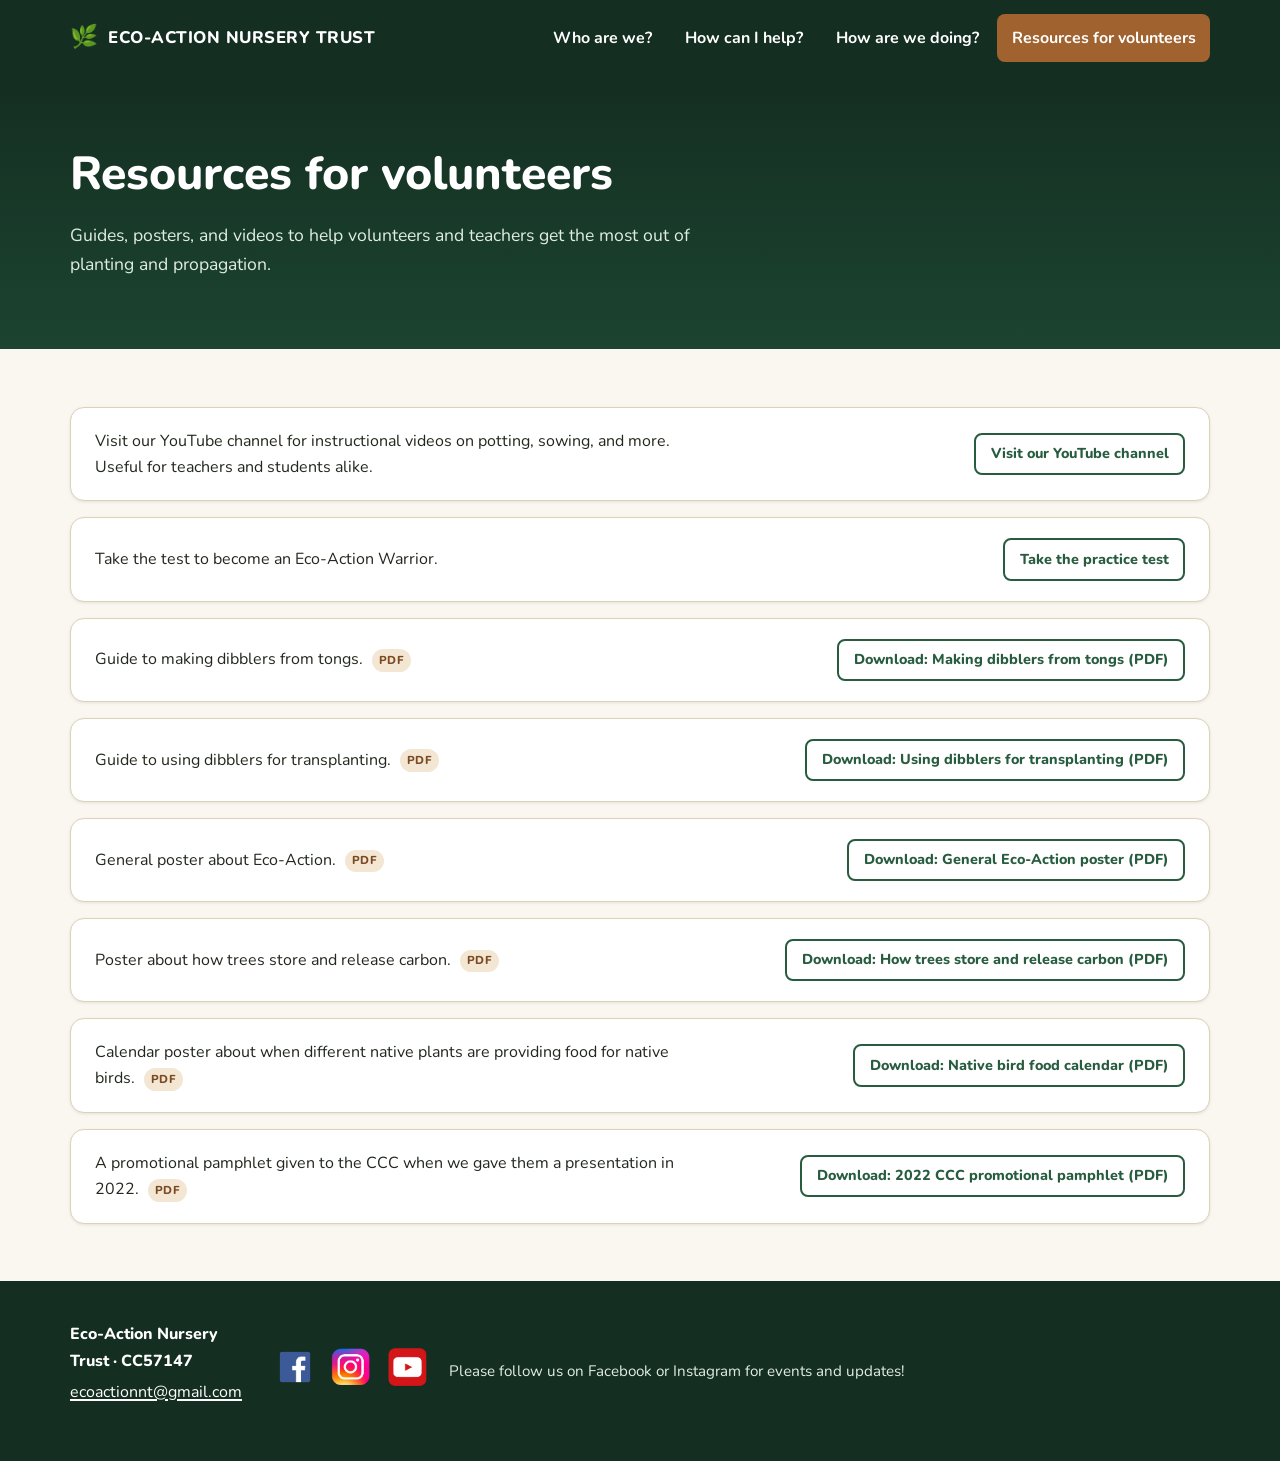
<file: resources.html>
<!DOCTYPE html>
<html lang="en-NZ">
<head>
<meta charset="UTF-8">
<meta name="viewport" content="width=device-width, initial-scale=1.0">
<title>Resources for volunteers | Eco-Action Nursery Trust</title>
<meta name="description" content="Guides, posters, and videos for Eco-Action Nursery Trust volunteers and teachers: dibbler techniques, planting calendars, and the Eco-Action Warrior test.">

<!-- Open Graph -->
<meta property="og:type" content="website">
<meta property="og:site_name" content="Eco-Action Nursery Trust">
<meta property="og:title" content="Resources for volunteers | Eco-Action Nursery Trust">
<meta property="og:description" content="Guides, posters, and videos for Eco-Action Nursery Trust volunteers and teachers: dibbler techniques, planting calendars, and the Eco-Action Warrior test.">
<meta property="og:url" content="https://www.eco-action.co.nz/resources.html">
<meta property="og:image" content="https://placehold.co/1200x630/1c4430/ffffff?text=Resources+for+volunteers">

<link rel="preconnect" href="https://fonts.googleapis.com">
<link rel="preconnect" href="https://fonts.gstatic.com" crossorigin>
<link href="https://fonts.googleapis.com/css2?family=Nunito:wght@400;600;700;800&display=swap" rel="stylesheet">
<link rel="stylesheet" href="styles.css">
</head>
<body>

<a class="skip-link" href="#main">Skip to content</a>

<header class="site-header">
  <div class="wrap site-header__inner">
    <button class="nav-toggle" type="button" aria-expanded="false" aria-controls="primary-nav-list">
        <span class="nav-toggle__icon" aria-hidden="true"></span>
        <span>Menu</span>
    </button>
    <a class="site-brand" href="index.html">
      <span class="site-brand__mark" aria-hidden="true">🌿</span>
      ECO-ACTION NURSERY TRUST
    </a>
    <nav class="site-nav" aria-label="Primary">
      <ul class="nav-list" id="primary-nav-list">
        <li><a href="index.html">Who are we?</a></li>
        <li><a href="how-can-i-help.html">How can I help?</a></li>
        <li><a href="how-are-we-doing.html">How are we doing?</a></li>
        <li><a href="resources.html" aria-current="page">Resources for volunteers</a></li>
      </ul>
    </nav>
  </div>
</header>

<main id="main">

  <div class="page-hero">
    <div class="wrap">
      <h1>Resources for volunteers</h1>
      <p>Guides, posters, and videos to help volunteers and teachers get the most out of planting and propagation.</p>
    </div>
  </div>

  <section class="section" aria-labelledby="resources-heading">
    <div class="wrap">
      <h2 id="resources-heading" class="visually-hidden">Volunteer resources</h2>

      <!--
        RESOURCE LINKS — each PDF currently points at the original
        Wix-hosted file. To swap in locally hosted copies later,
        replace the href with a local path (e.g. "resources/dibbler-guide.pdf")
        and drop the matching file alongside this site.
      -->
      <ul class="resource-list">
        <li class="resource-card">
          <p>Visit our YouTube channel for instructional videos on potting, sowing, and more. Useful for teachers and students alike.</p>
          <a class="btn btn-outline btn-small" href="https://www.youtube.com/channel/UCdKdJW4SnoA7VFW8cJIzCBg" target="_blank" rel="noopener">Visit our YouTube channel</a>
        </li>
        <li class="resource-card">
          <p>Take the test to become an Eco-Action Warrior.</p>
          <a class="btn btn-outline btn-small" href="https://forms.gle/JaGmdm9VUzFB1tDV8" target="_blank" rel="noopener">Take the practice test</a>
        </li>
        <li class="resource-card">
          <p>Guide to making dibblers from tongs. <span class="resource-tag">PDF</span></p>
          <a class="btn btn-outline btn-small" href="https://www.eco-action.co.nz/_files/ugd/f02755_7a78bb39055b4f73a1d5b4a5e4719a2e.pdf" target="_blank" rel="noopener">Download: Making dibblers from tongs (PDF)</a>
        </li>
        <li class="resource-card">
          <p>Guide to using dibblers for transplanting. <span class="resource-tag">PDF</span></p>
          <a class="btn btn-outline btn-small" href="https://www.eco-action.co.nz/_files/ugd/f02755_513e825894a5492c81f17244577b87bb.pdf" target="_blank" rel="noopener">Download: Using dibblers for transplanting (PDF)</a>
        </li>
        <li class="resource-card">
          <p>General poster about Eco-Action. <span class="resource-tag">PDF</span></p>
          <a class="btn btn-outline btn-small" href="https://www.eco-action.co.nz/_files/ugd/f02755_f55cc3cb6f4c48d3a7ac30b7dc0fe582.pdf" target="_blank" rel="noopener">Download: General Eco-Action poster (PDF)</a>
        </li>
        <li class="resource-card">
          <p>Poster about how trees store and release carbon. <span class="resource-tag">PDF</span></p>
          <a class="btn btn-outline btn-small" href="https://www.eco-action.co.nz/_files/ugd/f02755_b1345769b6e6488287b0348483b980af.pdf" target="_blank" rel="noopener">Download: How trees store and release carbon (PDF)</a>
        </li>
        <li class="resource-card">
          <p>Calendar poster about when different native plants are providing food for native birds. <span class="resource-tag">PDF</span></p>
          <a class="btn btn-outline btn-small" href="https://www.eco-action.co.nz/_files/ugd/f02755_c8f7b43b4b7243349718bf833af3a1f5.pdf" target="_blank" rel="noopener">Download: Native bird food calendar (PDF)</a>
        </li>
        <li class="resource-card">
          <p>A promotional pamphlet given to the CCC when we gave them a presentation in 2022. <span class="resource-tag">PDF</span></p>
          <a class="btn btn-outline btn-small" href="https://www.eco-action.co.nz/_files/ugd/f02755_63eaa8de553844ec9f03f5c14ac20304.pdf" target="_blank" rel="noopener">Download: 2022 CCC promotional pamphlet (PDF)</a>
        </li>
      </ul>
    </div>
  </section>

</main>

<footer class="site-footer">
  <div class="wrap site-footer__inner">
    <div class="site-footer__org">
      <p class="site-footer__name">Eco-Action Nursery Trust &middot; CC57147</p>
      <p><a href="mailto:ecoactionnt@gmail.com">ecoactionnt@gmail.com</a></p>
    </div>
    <ul class="social-links" aria-label="Follow Eco-Action Nursery Trust on social media">
      <li>
        <a class="social-link" href="https://www.facebook.com/groups/ecoactionnurserytrust" aria-label="Eco-Action Nursery Trust on Facebook (opens in a new tab)" target="_blank" rel="noopener"><img src="./images/facebook-logo.png" alt="facebook logo"></a>
      </li>
      <li>
        <a class="social-link" href="https://www.instagram.com/ecoactionnursery/" aria-label="Eco-Action Nursery Trust on Instagram (opens in a new tab)" target="_blank" rel="noopener"><img src="./images/instagram-logo.png" alt="instagram-logo logo"></a>
      </li>
      <li>
        <a class="social-link" href="https://www.youtube.com/channel/UCdKdJW4SnoA7VFW8cJIzCBg" aria-label="Eco-Action Nursery Trust on YouTube (opens in a new tab)" target="_blank" rel="noopener"><img src="./images/youtube-logo.png" alt="youtube-logo"></a>
      </li>
    </ul>
    <p class="site-footer__note">Please follow us on Facebook or Instagram for events and updates!</p>
  </div>
</footer>

<script src="script.js"></script>
</body>
</html>
</file>
<file: styles.css>
/* =========================================================
   Eco-Action Nursery Trust — shared stylesheet
   Nature / conservation aesthetic: deep greens, warm earth
   tones, off-white background. Mobile-first, accessible.
   ========================================================= */

/* ---------- Design tokens ---------- */
:root {
  --font-base: 'Nunito', system-ui, -apple-system, 'Segoe UI', Roboto, Helvetica, Arial, sans-serif;

  /* Greens */
  --green-900: #142e21;
  --green-800: #1c4430;
  --green-700: #275c3f;
  --green-600: #35774f;
  --green-100: #e2ede2;

  /* Earth tones */
  --earth-700: #7a4a22;
  --earth-600: #a0632f;
  --earth-100: #f3e6d3;

  /* Neutrals */
  --bg: #faf7f0;
  --bg-alt: #f0e9d8;
  --surface: #ffffff;
  --text: #22281d;
  --text-muted: #4c5346;
  --border: #ddd2b8;

  /* Focus */
  --focus-color: #142e21;
  --focus-color-on-dark: #ffffff;

  --radius: 14px;
  --radius-sm: 8px;
  --shadow-sm: 0 1px 3px rgba(20, 46, 33, 0.1);
  --shadow-md: 0 8px 24px rgba(20, 46, 33, 0.14);
  --max-width: 1180px;
}

/* ---------- Reset ---------- */
*, *::before, *::after { box-sizing: border-box; }
html { -webkit-text-size-adjust: 100%; }
body {
  margin: 0;
  font-family: var(--font-base);
  font-size: 1rem;
  line-height: 1.65;
  color: var(--text);
  background: var(--bg);
}
img { max-width: 100%; display: block; }
h1, h2, h3, h4 { line-height: 1.2; margin: 0 0 0.6em; font-weight: 800; color: var(--green-900); }
h1 { font-size: clamp(2rem, 1.6rem + 2vw, 2.9rem); }
h2 { font-size: clamp(1.5rem, 1.3rem + 1vw, 2.1rem); }
h3 { font-size: 1.25rem; }
p { margin: 0 0 1em; }
ul, ol { margin: 0; padding: 0; }
a { color: var(--green-700); text-decoration-thickness: 2px; text-underline-offset: 2px; }
a:hover { color: var(--earth-700); }
button { font-family: inherit; }

.wrap {
  width: 100%;
  max-width: var(--max-width);
  margin-inline: auto;
  padding-inline: 1.25rem;
}

.visually-hidden {
  position: absolute;
  width: 1px; height: 1px;
  margin: -1px; padding: 0; border: 0;
  clip: rect(0 0 0 0);
  clip-path: inset(50%);
  overflow: hidden;
  white-space: nowrap;
}

/* ---------- Focus styles ---------- */
a:focus-visible,
button:focus-visible,
summary:focus-visible,
[tabindex]:focus-visible {
  outline: 3px solid var(--focus-color);
  outline-offset: 3px;
  border-radius: 4px;
}
.site-header :focus-visible,
.site-footer :focus-visible {
  outline-color: var(--focus-color-on-dark);
}

/* ---------- Skip link ---------- */
.skip-link {
  position: absolute;
  left: 1rem;
  top: -3.5rem;
  background: var(--green-900);
  color: #fff;
  padding: 0.75em 1.25em;
  border-radius: var(--radius-sm);
  z-index: 100;
  transition: top 0.15s ease;
}
.skip-link:focus {
  top: 1rem;
}

/* ---------- Header / Nav ---------- */
.site-header {
  background: var(--green-900);
  color: #fff;
  position: sticky;
  top: 0;
  z-index: 50;
}
.site-header__inner {
  display: flex;
  align-items: center;
  justify-content: space-between;
  gap: 1rem;
  padding-block: 0.9rem;
}
.site-brand {
  display: flex;
  align-items: center;
  gap: 0.6rem;
  color: #fff;
  font-weight: 800;
  font-size: 1.05rem;
  letter-spacing: 0.03em;
  text-decoration: none;
  white-space: nowrap;
}
.site-brand:hover { color: var(--earth-100); }
.site-brand__mark { font-size: 1.4rem; }

.site-nav { position: relative; }

.nav-toggle {
  display: inline-flex;
  align-items: center;
  gap: 0.5rem;
  background: transparent;
  border: 2px solid rgba(255,255,255,0.5);
  color: #fff;
  padding: 0.5em 0.9em;
  border-radius: var(--radius-sm);
  cursor: pointer;
  font-weight: 700;
}
.nav-toggle:hover { border-color: #fff; }
.nav-toggle__icon {
  display: block;
  width: 18px;
  height: 2px;
  background: #fff;
  position: relative;
}
.nav-toggle__icon::before,
.nav-toggle__icon::after {
  content: "";
  position: absolute;
  left: 0;
  width: 18px;
  height: 2px;
  background: #fff;
}
.nav-toggle__icon::before { top: -6px; }
.nav-toggle__icon::after { top: 6px; }

.nav-list {
  list-style: none;
  display: flex;
  flex-direction: column;
  gap: 0.25rem;
  margin-top: 0.75rem;
  padding: 0.5rem;
  background: var(--green-800);
  border-radius: var(--radius-sm);
}
.nav-list[data-collapsed="true"] {
  display: none;
}
.nav-list a {
  display: block;
  color: #fff;
  text-decoration: none;
  padding: 0.65em 0.9em;
  border-radius: var(--radius-sm);
  font-weight: 700;
}
.nav-list a:hover,
.nav-list a:focus-visible {
  background: rgba(255,255,255,0.12);
  color: #fff;
}
.nav-list a[aria-current="page"] {
  background: var(--earth-600);
  color: #fff;
}

@media (min-width: 760px) {
  .nav-toggle { display: none; }
  .nav-list {
    flex-direction: row;
    margin-top: 0;
    padding: 0;
    background: transparent;
    gap: 0.25rem;
  }
  .nav-list[data-collapsed="true"] {
    display: flex;
  }
  .site-nav {
    position: static;
  }
}

/* nav dropdown positioning on mobile so it doesn't shove layout oddly on small screens */
@media (max-width: 759px) {
  .site-nav {
    position: absolute;
    right: calc(100vw-28rem);
    top: 100%;
    width: min(150px, calc(100vw - 3rem));
  }

  .site-header__inner {
    width: 100%;
    display: flex;
    align-items: center;
    justify-content: flex-start;
    gap: 1rem;
  }

  .site-brand {
  white-space: nowrap;
  font-size: clamp(0.55rem, 3.2vw, 1.05rem);
  min-width: 0;
}
}

@media (max-width: 280px) {

  .site-nav {
    position: absolute;
    right: calc(100vw-28rem);
    top: 70%;
    width: min(260px, calc(100vw - 3rem));
  }

  .site-header__inner {
    width: 100%;
    display: flex;
    align-items: center;
    justify-content: flex-start;
    gap: 1rem;
  }

  .site-brand {
  white-space: nowrap;
  font-size: clamp(0.2rem, 2vw, 1.05rem);
  min-width: 0;
}
}

/* ---------- Main / sections ---------- */
main { display: block; }

.section {
  padding-block: clamp(2.5rem, 2rem + 2vw, 4.5rem);
}
.section--alt { background: var(--bg-alt); }
.section--brand { background: var(--green-100); }

.section-eyebrow {
  display: inline-block;
  font-weight: 800;
  text-transform: uppercase;
  letter-spacing: 0.08em;
  font-size: 0.8rem;
  color: var(--earth-700);
  margin-bottom: 0.5rem;
}

/* Page hero (below header) */
.page-hero {
  background: linear-gradient(180deg, var(--green-900), var(--green-800));
  color: #fff;
  padding-block: clamp(2.5rem, 2rem + 3vw, 5rem);
}
.page-hero h1 { color: #fff; margin-bottom: 0.4em; }
.page-hero p { color: var(--green-100); max-width: 60ch; font-size: 1.1rem; margin: 0; }

/* ---------- Alternating image/text content blocks ---------- */
.content-block {
  display: grid;
  gap: 2rem;
  align-items: center;
  margin-bottom: clamp(2.5rem, 2rem + 2vw, 4rem);
}
.content-block:last-child { margin-bottom: 0; }

.content-block__figure { margin: 0; }
.content-block__figure img {
  width: 100%;
  height: auto;
  border-radius: var(--radius);

}
.content-block__figure figcaption {
  margin-top: 0.6rem;
  font-size: 0.9rem;
  color: var(--text-muted);
  font-style: italic;
}
.content-block__body h2 { margin-top: 0; }

.content-block--circle .content-block__figure img {
  border-radius: 50%;
  aspect-ratio: 1 / 1;
  object-fit: cover;
  max-width: 340px;
  margin-inline: auto;
}

@media (min-width: 760px) {
  .content-block {
    grid-template-columns: 1fr 1fr;
  }
  .content-block--reverse .content-block__figure {
    order: 2;
  }
}

/* ---------- Buttons ---------- */
.btn {
  display: inline-flex;
  align-items: center;
  gap: 0.5em;
  padding: 0.75em 1.4em;
  border-radius: 999px;
  font-weight: 800;
  text-decoration: none;
  border: 2px solid transparent;
  cursor: pointer;
  font-size: 1rem;
}
.btn-primary {
  background: var(--green-700);
  color: #fff;
}
.btn-primary:hover { background: var(--green-800); color: #fff; }
.btn-outline {
  border-color: var(--green-700);
  color: var(--green-700);
  background: transparent;
}
.btn-outline:hover { background: var(--green-100); color: var(--green-800); }
.btn-small { padding: 0.5em 1em; font-size: 0.9rem; border-radius: var(--radius-sm); }

/* ---------- Social links ---------- */
.social-links {
  list-style: none;
  display: flex;
  gap: 0.75rem;
  flex-wrap: nowrap;
}

.social-links img {
 width: 44px;
 height: 44px;
}

.social-link {
  display: inline-flex;
  align-items: center;
  justify-content: center;
  width: 44px;
  height: 44px;
  border-radius: 50%;
  color: #fff;
  text-decoration: none;
  font-weight: 800;
  font-size: 0.85rem;
}

/* ---------- Footer ---------- */
.site-footer {
  background: var(--green-900);
  color: var(--green-100);
  padding-block: 2.5rem;
}
.site-footer a { color: #fff; }
.site-footer__inner {
  display: flex;
  flex-direction: column;
  gap: 1.25rem;
}
.site-footer__name {
  font-weight: 800;
  color: #fff;
  margin: 0 0 0.3em;
}
.site-footer__note {
  margin: 0;
  font-size: 0.95rem;
}
@media (min-width: 760px) {
  .site-footer__inner {
    flex-direction: row;
    align-items: center;
    justify-content: space-between;
  }
  .site-footer__note {
    flex-basis: 100%;
    order: 3;
  }
}

/* ---------- Image placeholders ---------- */
.placeholder-note {
  font-size: 0.85rem;
  color: var(--text-muted);
}

/* ---------- Stats band (How are we doing) ---------- */
.stats-band {
  list-style: none;
  display: grid;
  grid-template-columns: repeat(2, 1fr);
  gap: 1.5rem;
  padding: 0;
}
.stats-band__item {
  background: var(--surface);
  border: 1px solid var(--border);
  border-radius: var(--radius);
  padding: 1.5rem 1rem;
  text-align: center;
  box-shadow: var(--shadow-sm);
}
.stats-band__number {
  display: block;
  font-size: clamp(1.6rem, 1.3rem + 1vw, 2.2rem);
  font-weight: 800;
  color: var(--green-700);
}
.stats-band__label {
  display: block;
  font-size: 0.95rem;
  color: var(--text-muted);
  margin-top: 0.25rem;
}
@media (min-width: 640px) {
  .stats-band { grid-template-columns: repeat(3, 1fr); }
}
@media (min-width: 960px) {
  .stats-band { grid-template-columns: repeat(5, 1fr); }
}

/* ---------- Before / after comparison ---------- */
.before-after {
  display: grid;
  gap: 1.5rem;
  grid-template-columns: 1fr;
  margin: 60px 30px 30px 60px;
}
@media (min-width: 640px) {
  .before-after { grid-template-columns: repeat(3, 1fr); }
}
.before-after figure { margin: 0; }
.before-after img {
  width: 100%;
  border-radius: var(--radius);
  box-shadow: var(--shadow-md);
  height: 250px;
}
.before-after figcaption {
  margin-top: 0.6rem;
  font-weight: 700;
  color: var(--earth-100);
}

/* ---------- Species tag grid ---------- */
.species-grid {
  list-style: none;
  display: grid;
  grid-template-columns: repeat(2, 1fr);
  gap: 0.6rem;
  padding: 0;
}
.species-grid li {
  background: var(--surface);
  border: 1px solid var(--border);
  border-radius: var(--radius-sm);
  padding: 0.6em 0.9em;
  font-size: 0.95rem;
}
@media (min-width: 640px) {
  .species-grid { grid-template-columns: repeat(3, 1fr); }
}
@media (min-width: 960px) {
  .species-grid { grid-template-columns: repeat(4, 1fr); }
}

/* ---------- Supporters grid ---------- */
.supporters-grid {
  list-style: none;
  display: grid;
  grid-template-columns: 1fr;
  gap: 1.25rem;
  padding: 0;
}
@media (min-width: 640px) {
  .supporters-grid { grid-template-columns: repeat(2, 1fr); }
}
@media (min-width: 1000px) {
  .supporters-grid { grid-template-columns: repeat(3, 1fr); }
}
.supporter-card {
  background: var(--surface);
  border: 1px solid var(--border);
  border-radius: var(--radius);
  padding: 1.25rem;
  box-shadow: var(--shadow-sm);
}
.supporter-card h3 {
  margin: 0 0 0.4em;
  font-size: 1.05rem;
  color: var(--green-800);
}
.supporter-card p {
  margin: 0;
  font-size: 0.95rem;
  color: var(--text-muted);
}

/* ---------- Event cards (planting days) ---------- */
.event-list {
  list-style: none;
  display: grid;
  grid-template-columns: 1fr;
  gap: 1.25rem;
  padding: 0;
}
@media (min-width: 640px) {
  .event-list { grid-template-columns: repeat(2, 1fr); }
}
@media (min-width: 1000px) {
  .event-list { grid-template-columns: repeat(4, 1fr); }
}
.event-card {
  background: var(--surface);
  border: 1px solid var(--border);
  border-left: 6px solid var(--green-700);
  border-radius: var(--radius);
  padding: 1.4rem;
  box-shadow: var(--shadow-sm);
}
.event-card__label {
  font-weight: 800;
  color: var(--earth-700);
  text-transform: uppercase;
  font-size: 0.78rem;
  letter-spacing: 0.06em;
  display: block;
  margin-bottom: 0.5rem;
}
.event-card__date {
  font-size: 1.15rem;
  font-weight: 800;
  color: var(--green-900);
  margin: 0 0 0.3em;
}
.event-card__meta {
  margin: 0;
  color: var(--text-muted);
}

/* ---------- Donation account block ---------- */
.donate-box {
  background: var(--surface);
  border: 1px solid var(--border);
  border-radius: var(--radius);
  padding: 1.5rem;
  box-shadow: var(--shadow-sm);
}
.account-number {
  display: flex;
  flex-wrap: wrap;
  align-items: center;
  gap: 0.75rem;
  margin: 1rem 0;
}
.account-number__value {
  font-family: 'Courier New', Courier, monospace;
  font-size: 1.25rem;
  letter-spacing: 0.04em;
  background: var(--green-100);
  color: var(--green-900);
  padding: 0.5em 0.9em;
  border-radius: var(--radius-sm);
  border: 1px solid var(--border);
}
.copy-btn {
  background: var(--green-700);
  color: #fff;
  border: none;
  padding: 0.55em 1.1em;
  border-radius: var(--radius-sm);
  font-weight: 700;
  cursor: pointer;
  font-size: 0.9rem;
}
.copy-btn:hover { background: var(--green-800); }
.copy-btn[data-copied="true"] { background: var(--earth-600); }

/* ---------- Resource list ---------- */
.resource-list {
  list-style: none;
  display: flex;
  flex-direction: column;
  gap: 1rem;
  padding: 0;
}
.resource-card {
  display: flex;
  flex-wrap: wrap;
  align-items: center;
  justify-content: space-between;
  gap: 1rem;
  background: var(--surface);
  border: 1px solid var(--border);
  border-radius: var(--radius);
  padding: 1.25rem 1.5rem;
  box-shadow: var(--shadow-sm);
}
.resource-card p { margin: 0; max-width: 60ch; }
.resource-tag {
  display: inline-block;
  font-size: 0.72rem;
  font-weight: 800;
  letter-spacing: 0.05em;
  color: var(--earth-700);
  background: var(--earth-100);
  border-radius: 999px;
  padding: 0.15em 0.6em;
  margin-left: 0.4em;
  vertical-align: middle;
}

/* ---------- Utility ---------- */
.text-center { text-align: center; }
.mt-0 { margin-top: 0; }
.stack { display: flex; flex-direction: column; gap: 1rem; }
.cluster { display: flex; flex-wrap: wrap; gap: 1rem; align-items: center; }

/* ---------- Reduced motion ---------- */
@media (prefers-reduced-motion: reduce) {
  *, *::before, *::after {
    animation-duration: 0.001ms !important;
    animation-iteration-count: 1 !important;
    transition-duration: 0.001ms !important;
    scroll-behavior: auto !important;
  }
}

/*---------- Extras ---------- */
#volunteer-images {
  display: flex;
  flex-wrap: nowrap;
  align-items: flex-start;
  gap: 10px;
  width: 100vw;
}

#volunteer-images img {
  height: 480px;
}

@media (max-width: 759px) {
  #volunteer-images img:nth-of-type(2) {
    display: none;
  }

  #volunteer-images img:first-child {
    width: 90%;
  }

   #main {
    overflow-x: hidden;
  }
}
</file>
